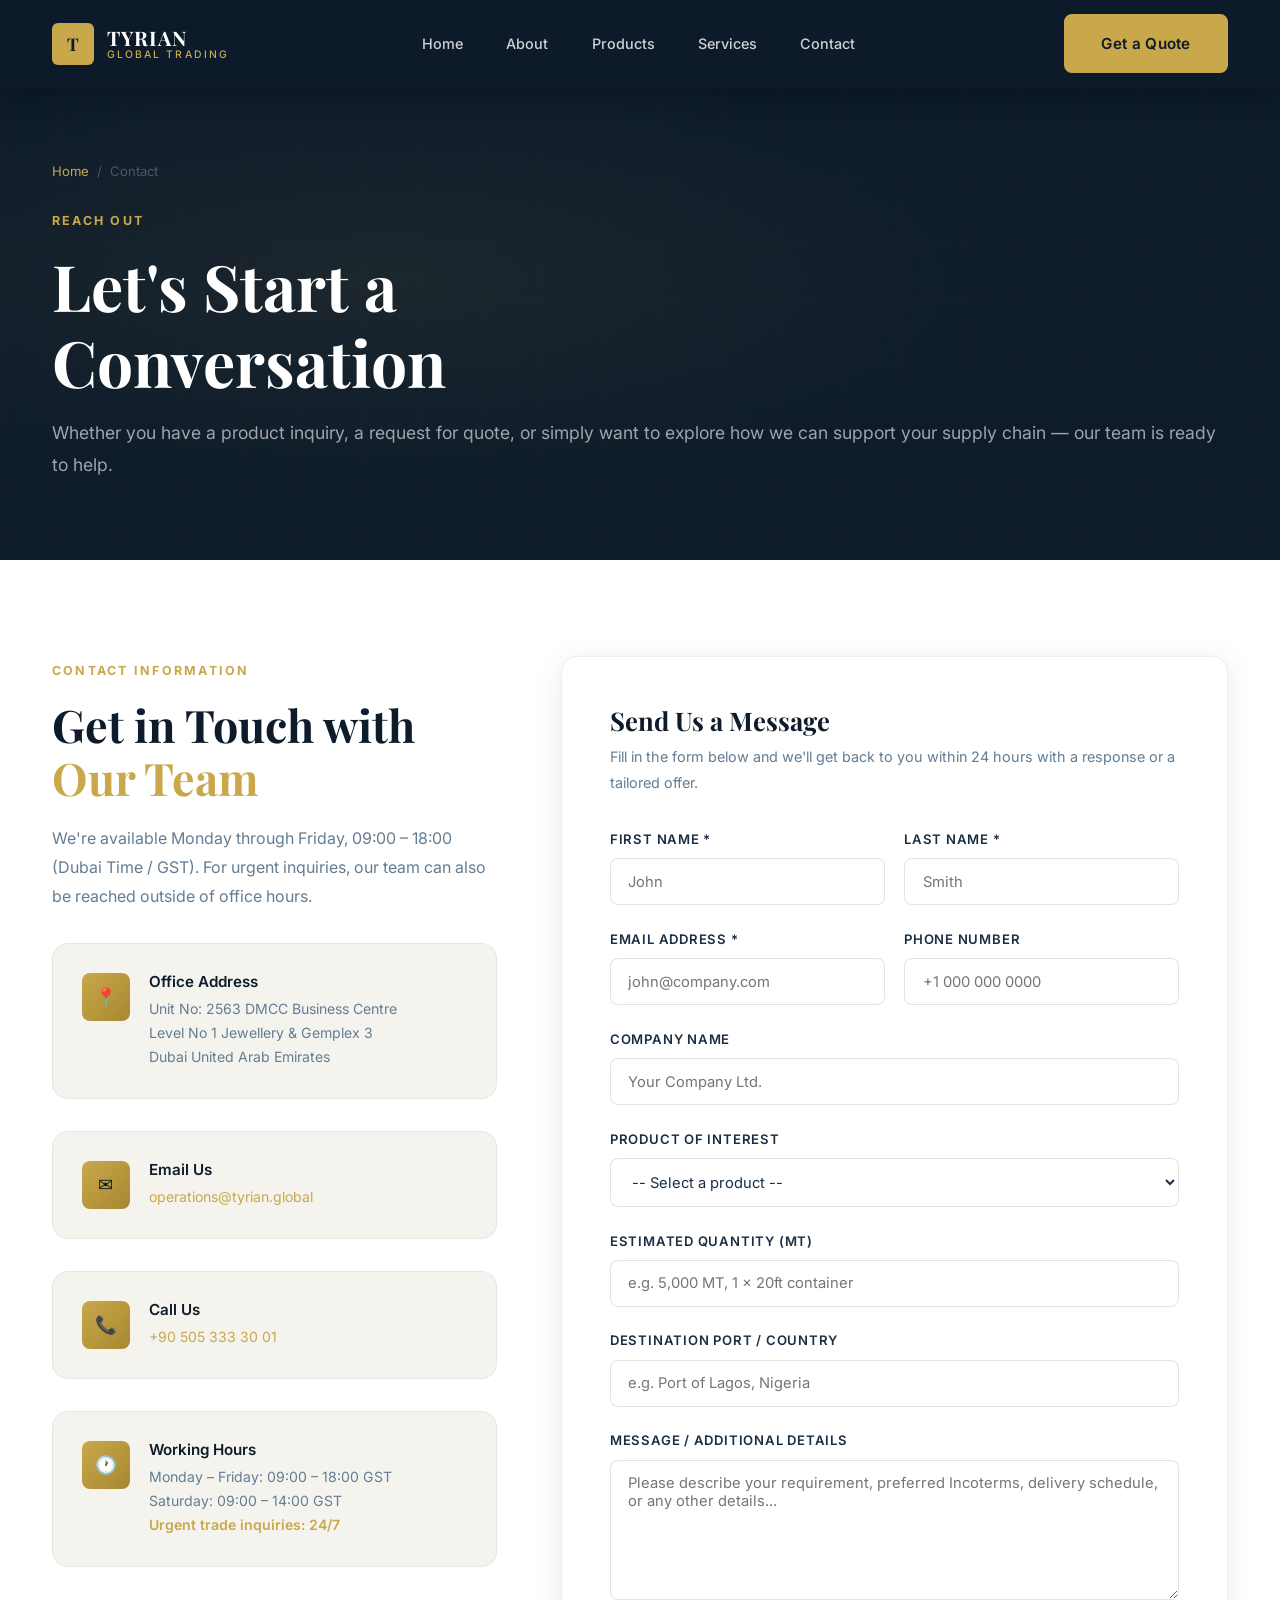
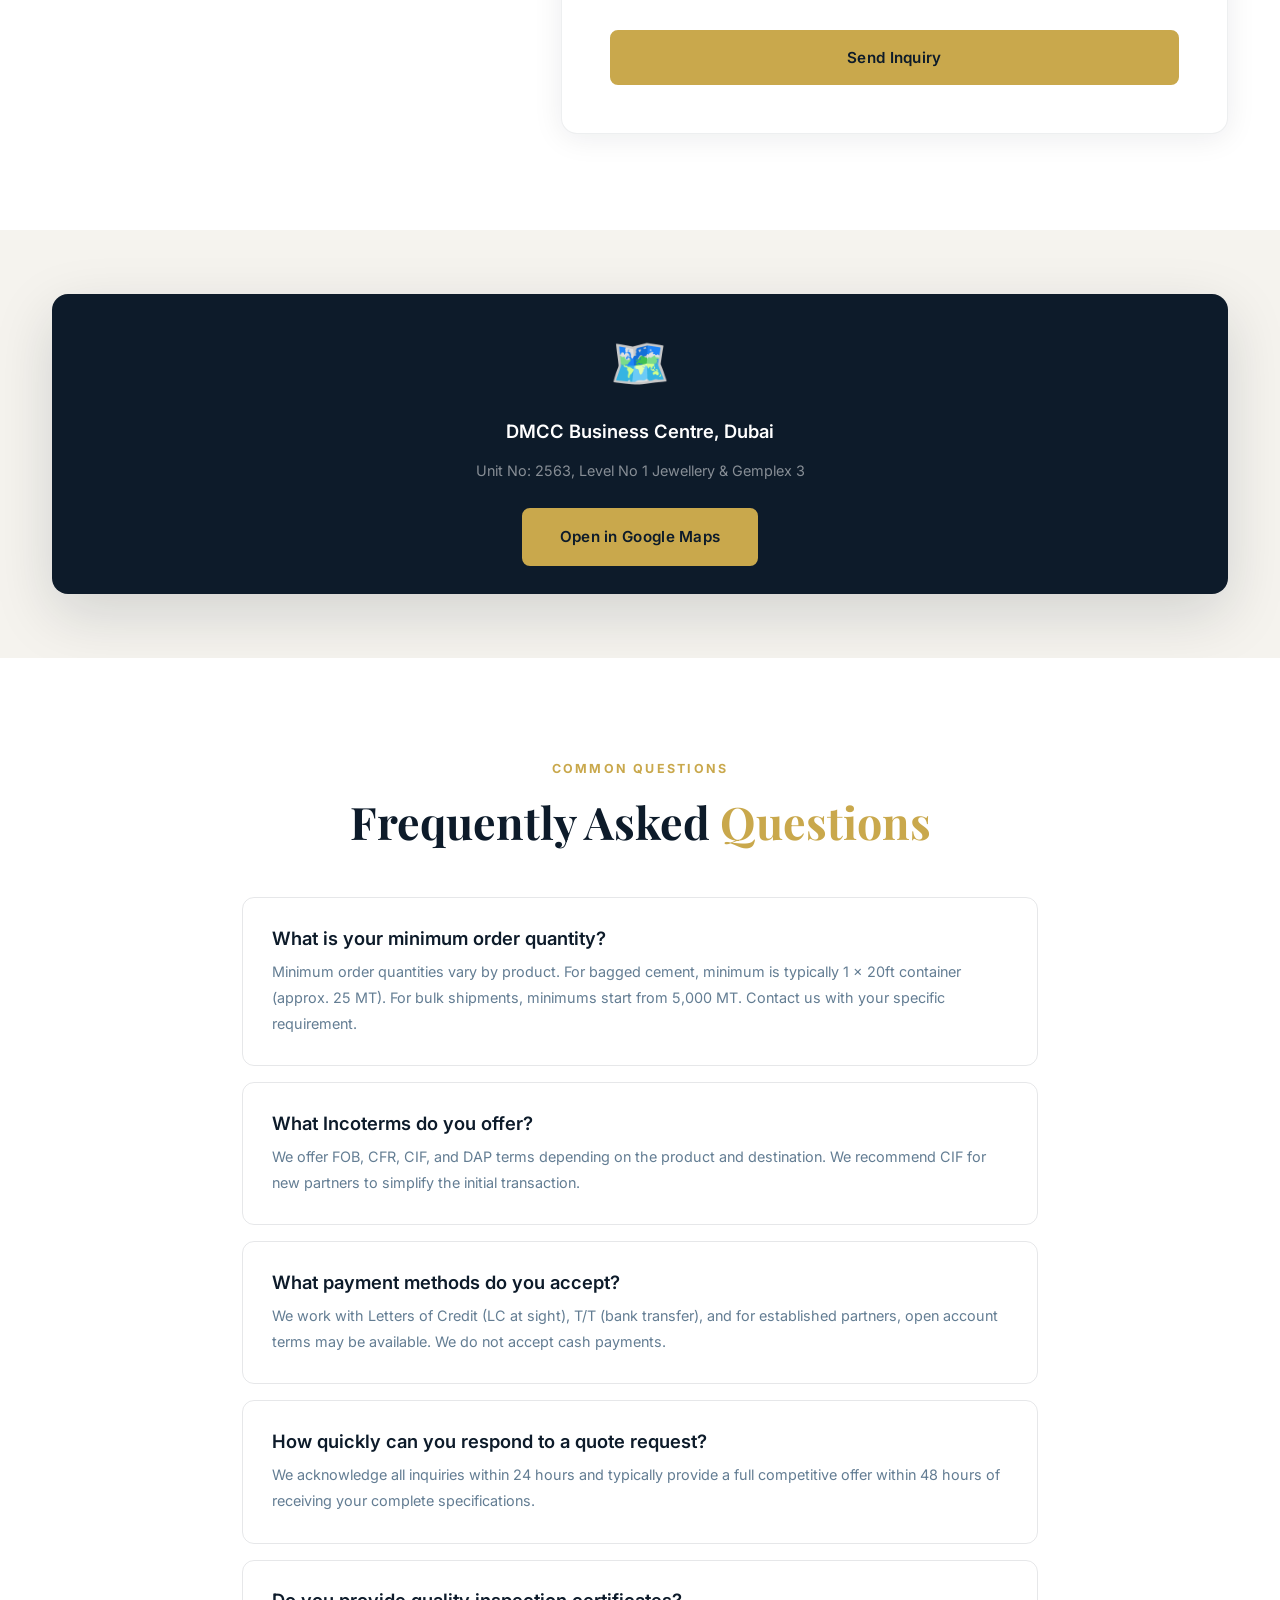
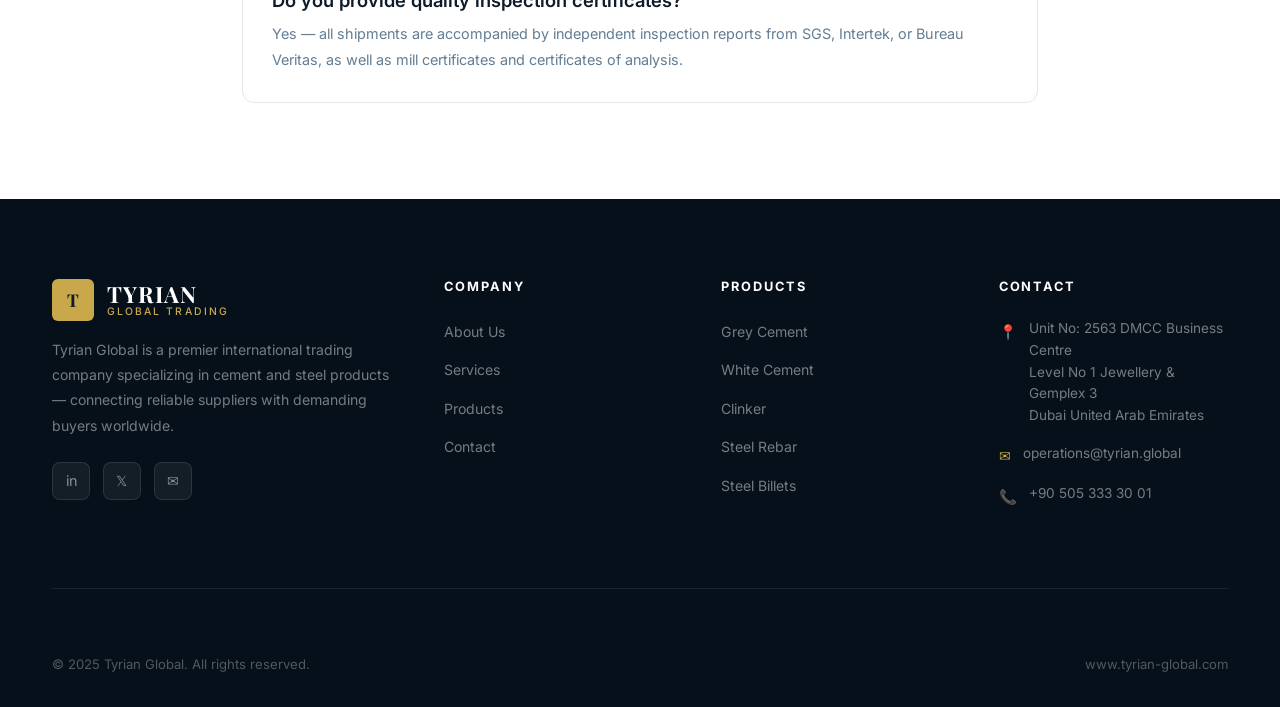
<file: tyrian-website/contact.html>
<!DOCTYPE html>
<html lang="en">
<head>
  <meta charset="UTF-8" />
  <meta name="viewport" content="width=device-width, initial-scale=1.0" />
  <title>Contact | Tyrian Global</title>
  <meta name="description" content="Get in touch with Tyrian Global for cement and steel product inquiries, quotes, and partnership opportunities." />
  <link rel="preconnect" href="https://fonts.googleapis.com" />
  <link rel="preconnect" href="https://fonts.gstatic.com" crossorigin />
  <link href="https://fonts.googleapis.com/css2?family=Playfair+Display:wght@700;800&family=Inter:wght@400;500;600;700&display=swap" rel="stylesheet" />
  <link rel="stylesheet" href="css/style.css" />
  <link rel="icon" href="data:image/svg+xml,<svg xmlns='http://www.w3.org/2000/svg' viewBox='0 0 100 100'><rect width='100' height='100' rx='14' fill='%23c9a84c'/><text y='72' font-size='64' font-family='serif' font-weight='700' fill='%230d1b2a' text-anchor='middle' x='50'>T</text></svg>" />
  <style>
    .success-msg {
      background: rgba(201,168,76,0.12);
      border: 1px solid rgba(201,168,76,0.4);
      border-radius: 8px;
      padding: 1.2rem 1.5rem;
      color: var(--accent-dark);
      font-weight: 600;
      font-size: 0.92rem;
      display: none;
      margin-top: 1rem;
    }
    .success-msg.show { display: block; }
  </style>
</head>
<body>

  <!-- ===== NAVBAR ===== -->
  <nav class="navbar scrolled" id="navbar">
    <div class="container">
      <div class="nav-inner">
        <a href="index.html" class="nav-logo">
          <div class="logo-icon">T</div>
          <div class="logo-text">
            <span class="logo-name">TYRIAN</span>
            <span class="logo-sub">Global Trading</span>
          </div>
        </a>
        <ul class="nav-menu" id="navMenu">
          <li><a href="index.html">Home</a></li>
          <li><a href="about.html">About</a></li>
          <li><a href="products.html">Products</a></li>
          <li><a href="services.html">Services</a></li>
          <li><a href="contact.html" class="active">Contact</a></li>
        </ul>
        <a href="contact.html" class="btn btn-primary nav-cta">Get a Quote</a>
        <button class="nav-toggle" id="navToggle" aria-label="Menu">
          <span></span><span></span><span></span>
        </button>
      </div>
    </div>
  </nav>

  <!-- ===== PAGE HERO ===== -->
  <div class="page-hero">
    <div class="container">
      <div class="page-hero-content">
        <div class="breadcrumb">
          <a href="index.html">Home</a>
          <span>/</span>
          <span>Contact</span>
        </div>
        <span class="section-label">Reach Out</span>
        <h1>Let's Start a<br />Conversation</h1>
        <p>Whether you have a product inquiry, a request for quote, or simply want to explore how we can support your supply chain — our team is ready to help.</p>
      </div>
    </div>
  </div>

  <!-- ===== CONTACT SECTION ===== -->
  <section class="contact-section">
    <div class="container">
      <div class="contact-grid">

        <!-- Contact Info -->
        <div class="contact-info fade-in">
          <div>
            <span class="section-label">Contact Information</span>
            <h2 class="section-title">Get in Touch with <span>Our Team</span></h2>
            <p>We're available Monday through Friday, 09:00 – 18:00 (Dubai Time / GST). For urgent inquiries, our team can also be reached outside of office hours.</p>
          </div>

          <div class="contact-info-card">
            <div class="contact-info-icon">📍</div>
            <div>
              <h4>Office Address</h4>
              <p>Unit No: 2563 DMCC Business Centre<br/>Level No 1 Jewellery &amp; Gemplex 3<br/>Dubai United Arab Emirates</p>
            </div>
          </div>

          <div class="contact-info-card">
            <div class="contact-info-icon">✉</div>
            <div>
              <h4>Email Us</h4>
              <p><a href="mailto:operations@tyrian.global">operations@tyrian.global</a></p>
            </div>
          </div>

          <div class="contact-info-card">
            <div class="contact-info-icon">📞</div>
            <div>
              <h4>Call Us</h4>
              <p><a href="tel:+905053333001">+90 505 333 30 01</a></p>
            </div>
          </div>

          <div class="contact-info-card">
            <div class="contact-info-icon">🕐</div>
            <div>
              <h4>Working Hours</h4>
              <p>Monday – Friday: 09:00 – 18:00 GST<br/>
              Saturday: 09:00 – 14:00 GST<br/>
              <span style="color:var(--accent);font-weight:600;">Urgent trade inquiries: 24/7</span></p>
            </div>
          </div>
        </div>

        <!-- Contact Form -->
        <div class="contact-form-wrap fade-in fade-in-delay-1">
          <h3>Send Us a Message</h3>
          <p class="sub">Fill in the form below and we'll get back to you within 24 hours with a response or a tailored offer.</p>

          <form id="contactForm" novalidate>
            <div class="form-row">
              <div class="form-group">
                <label for="firstName">First Name *</label>
                <input type="text" id="firstName" name="firstName" placeholder="John" required />
              </div>
              <div class="form-group">
                <label for="lastName">Last Name *</label>
                <input type="text" id="lastName" name="lastName" placeholder="Smith" required />
              </div>
            </div>
            <div class="form-row">
              <div class="form-group">
                <label for="email">Email Address *</label>
                <input type="email" id="email" name="email" placeholder="john@company.com" required />
              </div>
              <div class="form-group">
                <label for="phone">Phone Number</label>
                <input type="tel" id="phone" name="phone" placeholder="+1 000 000 0000" />
              </div>
            </div>
            <div class="form-group">
              <label for="company">Company Name</label>
              <input type="text" id="company" name="company" placeholder="Your Company Ltd." />
            </div>
            <div class="form-group">
              <label for="product">Product of Interest</label>
              <select id="product" name="product">
                <option value="">-- Select a product --</option>
                <optgroup label="Cement Products">
                  <option value="grey-cement">Grey Cement (Bagged)</option>
                  <option value="bulk-cement">Bulk Cement</option>
                  <option value="white-cement">White Cement</option>
                  <option value="clinker">Clinker</option>
                  <option value="ggbfs">GGBFS</option>
                  <option value="gbfs">GBFS (Granulated Slag)</option>
                </optgroup>
                <optgroup label="Steel &amp; Iron Products">
                  <option value="rebar">Steel Rebar (TMT)</option>
                  <option value="billets">Steel Billets</option>
                  <option value="structural">Structural Steel</option>
                  <option value="wire-rod">Wire Rod</option>
                  <option value="iron-ore">Iron Ore &amp; Pellets</option>
                  <option value="scrap">Steel Scrap</option>
                </optgroup>
                <option value="other">Other / Not Listed</option>
              </select>
            </div>
            <div class="form-group">
              <label for="quantity">Estimated Quantity (MT)</label>
              <input type="text" id="quantity" name="quantity" placeholder="e.g. 5,000 MT, 1 x 20ft container" />
            </div>
            <div class="form-group">
              <label for="destination">Destination Port / Country</label>
              <input type="text" id="destination" name="destination" placeholder="e.g. Port of Lagos, Nigeria" />
            </div>
            <div class="form-group">
              <label for="message">Message / Additional Details</label>
              <textarea id="message" name="message" placeholder="Please describe your requirement, preferred Incoterms, delivery schedule, or any other details..."></textarea>
            </div>
            <button type="submit" class="btn btn-primary" style="width:100%;justify-content:center;padding:1rem;">
              Send Inquiry
            </button>
            <div class="success-msg" id="successMsg">
              ✓ Thank you! Your inquiry has been received. Our team will contact you within 24 hours.
            </div>
          </form>
        </div>
      </div>
    </div>
  </section>

  <!-- ===== MAP PLACEHOLDER ===== -->
  <div style="background:var(--light);padding:4rem 0;">
    <div class="container">
      <div style="border-radius:16px;overflow:hidden;box-shadow:var(--shadow);background:var(--primary);height:300px;display:flex;align-items:center;justify-content:center;flex-direction:column;gap:1rem;">
        <div style="font-size:3rem;">🗺️</div>
        <h4 style="color:var(--white);">DMCC Business Centre, Dubai</h4>
        <p style="color:rgba(255,255,255,0.5);font-size:0.9rem;">Unit No: 2563, Level No 1 Jewellery &amp; Gemplex 3</p>
        <a href="https://maps.google.com/?q=Jewellery+Gemplex+3+DMCC+Dubai" target="_blank" rel="noopener" class="btn btn-primary" style="margin-top:0.5rem;">Open in Google Maps</a>
      </div>
    </div>
  </div>

  <!-- ===== FAQ ===== -->
  <section style="background:var(--white);">
    <div class="container" style="max-width:860px;">
      <div style="text-align:center;margin-bottom:3rem;" class="fade-in">
        <span class="section-label">Common Questions</span>
        <h2 class="section-title">Frequently Asked <span>Questions</span></h2>
      </div>
      <div style="display:flex;flex-direction:column;gap:1rem;" class="fade-in">
        <div style="border:1px solid rgba(13,27,42,0.1);border-radius:12px;padding:1.8rem;">
          <h4 style="color:var(--primary);margin-bottom:0.6rem;">What is your minimum order quantity?</h4>
          <p style="font-size:0.9rem;">Minimum order quantities vary by product. For bagged cement, minimum is typically 1 x 20ft container (approx. 25 MT). For bulk shipments, minimums start from 5,000 MT. Contact us with your specific requirement.</p>
        </div>
        <div style="border:1px solid rgba(13,27,42,0.1);border-radius:12px;padding:1.8rem;">
          <h4 style="color:var(--primary);margin-bottom:0.6rem;">What Incoterms do you offer?</h4>
          <p style="font-size:0.9rem;">We offer FOB, CFR, CIF, and DAP terms depending on the product and destination. We recommend CIF for new partners to simplify the initial transaction.</p>
        </div>
        <div style="border:1px solid rgba(13,27,42,0.1);border-radius:12px;padding:1.8rem;">
          <h4 style="color:var(--primary);margin-bottom:0.6rem;">What payment methods do you accept?</h4>
          <p style="font-size:0.9rem;">We work with Letters of Credit (LC at sight), T/T (bank transfer), and for established partners, open account terms may be available. We do not accept cash payments.</p>
        </div>
        <div style="border:1px solid rgba(13,27,42,0.1);border-radius:12px;padding:1.8rem;">
          <h4 style="color:var(--primary);margin-bottom:0.6rem;">How quickly can you respond to a quote request?</h4>
          <p style="font-size:0.9rem;">We acknowledge all inquiries within 24 hours and typically provide a full competitive offer within 48 hours of receiving your complete specifications.</p>
        </div>
        <div style="border:1px solid rgba(13,27,42,0.1);border-radius:12px;padding:1.8rem;">
          <h4 style="color:var(--primary);margin-bottom:0.6rem;">Do you provide quality inspection certificates?</h4>
          <p style="font-size:0.9rem;">Yes — all shipments are accompanied by independent inspection reports from SGS, Intertek, or Bureau Veritas, as well as mill certificates and certificates of analysis.</p>
        </div>
      </div>
    </div>
  </section>

  <!-- ===== FOOTER ===== -->
  <footer>
    <div class="container">
      <div class="footer-top">
        <div class="footer-brand">
          <div class="nav-logo">
            <div class="logo-icon">T</div>
            <div class="logo-text">
              <span class="logo-name">TYRIAN</span>
              <span class="logo-sub">Global Trading</span>
            </div>
          </div>
          <p>Tyrian Global is a premier international trading company specializing in cement and steel products — connecting reliable suppliers with demanding buyers worldwide.</p>
          <div class="footer-socials">
            <a href="#" class="social-link" aria-label="LinkedIn">in</a>
            <a href="#" class="social-link" aria-label="Twitter">𝕏</a>
            <a href="#" class="social-link" aria-label="Email">✉</a>
          </div>
        </div>
        <div class="footer-col">
          <h5>Company</h5>
          <ul>
            <li><a href="about.html">About Us</a></li>
            <li><a href="services.html">Services</a></li>
            <li><a href="products.html">Products</a></li>
            <li><a href="contact.html">Contact</a></li>
          </ul>
        </div>
        <div class="footer-col">
          <h5>Products</h5>
          <ul>
            <li><a href="products.html#cement">Grey Cement</a></li>
            <li><a href="products.html#cement">White Cement</a></li>
            <li><a href="products.html#cement">Clinker</a></li>
            <li><a href="products.html#steel">Steel Rebar</a></li>
            <li><a href="products.html#steel">Steel Billets</a></li>
          </ul>
        </div>
        <div class="footer-col">
          <h5>Contact</h5>
          <div class="footer-contact-item">
            <span class="icon">📍</span>
            <span>Unit No: 2563 DMCC Business Centre<br/>Level No 1 Jewellery &amp; Gemplex 3<br/>Dubai United Arab Emirates</span>
          </div>
          <div class="footer-contact-item">
            <span class="icon">✉</span>
            <span><a href="mailto:operations@tyrian.global">operations@tyrian.global</a></span>
          </div>
          <div class="footer-contact-item">
            <span class="icon">📞</span>
            <span><a href="tel:+905053333001">+90 505 333 30 01</a></span>
          </div>
        </div>
      </div>
      <div class="footer-bottom">
        <span>© 2025 Tyrian Global. All rights reserved.</span>
        <span>www.tyrian-global.com</span>
      </div>
    </div>
  </footer>

  <script src="js/main.js"></script>
  <script>
    document.getElementById('contactForm').addEventListener('submit', function(e) {
      e.preventDefault();
      const btn = this.querySelector('button[type="submit"]');
      btn.textContent = 'Sending...';
      btn.disabled = true;
      setTimeout(() => {
        document.getElementById('successMsg').classList.add('show');
        btn.textContent = 'Message Sent ✓';
        btn.style.background = 'var(--accent-dark)';
        this.reset();
      }, 1000);
    });
  </script>
</body>
</html>
</file>
<file: tyrian-website/css/style.css>
/* ============================================
   TYRIAN GLOBAL - Main Stylesheet
   www.tyrian-global.com
   ============================================ */

/* ---------- CSS Variables ---------- */
:root {
  --primary:     #0d1b2a;
  --primary-mid: #162032;
  --secondary:   #1a2e44;
  --accent:      #c9a84c;
  --accent-light:#e0c46e;
  --accent-dark: #a8882f;
  --white:       #ffffff;
  --light:       #f5f3ee;
  --gray:        #9aabb8;
  --dark-gray:   #3d5166;
  --text:        #1a2e44;
  --text-light:  #637d93;
  --border:      rgba(201,168,76,0.2);
  --shadow:      0 20px 60px rgba(13,27,42,0.15);
  --shadow-lg:   0 40px 100px rgba(13,27,42,0.25);
  --transition:  0.35s cubic-bezier(0.4,0,0.2,1);
  --radius:      8px;
  --radius-lg:   16px;
}

/* ---------- Reset & Base ---------- */
*, *::before, *::after { box-sizing: border-box; margin: 0; padding: 0; }

html { scroll-behavior: smooth; font-size: 16px; }

body {
  font-family: 'Inter', sans-serif;
  color: var(--text);
  background: var(--white);
  line-height: 1.7;
  overflow-x: hidden;
}

img { max-width: 100%; display: block; }
a  { text-decoration: none; color: inherit; }
ul { list-style: none; }

/* ---------- Typography ---------- */
h1,h2,h3,h4,h5 { font-family: 'Playfair Display', serif; font-weight: 700; line-height: 1.2; }
h1 { font-size: clamp(2.4rem, 5vw, 4rem); }
h2 { font-size: clamp(1.9rem, 3.5vw, 2.8rem); }
h3 { font-size: clamp(1.3rem, 2vw, 1.6rem); }
h4 { font-size: 1.15rem; font-family: 'Inter', sans-serif; font-weight: 600; }

p { color: var(--text-light); line-height: 1.8; }

.section-label {
  display: inline-block;
  font-size: 0.78rem;
  font-weight: 700;
  letter-spacing: 0.18em;
  text-transform: uppercase;
  color: var(--accent);
  margin-bottom: 1rem;
}

.section-title {
  color: var(--primary);
  margin-bottom: 1.2rem;
}

.section-title span { color: var(--accent); }

.section-desc {
  font-size: 1.05rem;
  max-width: 600px;
  color: var(--text-light);
}

/* ---------- Layout ---------- */
.container {
  max-width: 1240px;
  margin: 0 auto;
  padding: 0 2rem;
}

section { padding: 6rem 0; }

.grid-2 { display: grid; grid-template-columns: 1fr 1fr; gap: 4rem; align-items: center; }
.grid-3 { display: grid; grid-template-columns: repeat(3, 1fr); gap: 2rem; }
.grid-4 { display: grid; grid-template-columns: repeat(4, 1fr); gap: 2rem; }

/* ---------- Buttons ---------- */
.btn {
  display: inline-flex;
  align-items: center;
  gap: 0.6rem;
  padding: 0.9rem 2.2rem;
  border-radius: var(--radius);
  font-weight: 600;
  font-size: 0.95rem;
  letter-spacing: 0.02em;
  transition: all var(--transition);
  cursor: pointer;
  border: 2px solid transparent;
  font-family: 'Inter', sans-serif;
}

.btn-primary {
  background: var(--accent);
  color: var(--primary);
  border-color: var(--accent);
}
.btn-primary:hover {
  background: var(--accent-light);
  border-color: var(--accent-light);
  transform: translateY(-2px);
  box-shadow: 0 8px 25px rgba(201,168,76,0.35);
}

.btn-outline {
  background: transparent;
  color: var(--white);
  border-color: rgba(255,255,255,0.5);
}
.btn-outline:hover {
  border-color: var(--accent);
  color: var(--accent);
  transform: translateY(-2px);
}

.btn-dark {
  background: var(--primary);
  color: var(--white);
  border-color: var(--primary);
}
.btn-dark:hover {
  background: var(--secondary);
  transform: translateY(-2px);
  box-shadow: var(--shadow);
}

/* ============================================
   NAVIGATION
   ============================================ */
.navbar {
  position: fixed;
  top: 0; left: 0; right: 0;
  z-index: 1000;
  padding: 1.4rem 0;
  transition: all var(--transition);
}

.navbar.scrolled {
  background: rgba(13,27,42,0.97);
  backdrop-filter: blur(20px);
  padding: 0.9rem 0;
  box-shadow: 0 4px 30px rgba(0,0,0,0.3);
}

.nav-inner {
  display: flex;
  align-items: center;
  justify-content: space-between;
}

/* Logo */
.nav-logo {
  display: flex;
  align-items: center;
  gap: 0.8rem;
}
.logo-icon {
  width: 42px; height: 42px;
  background: var(--accent);
  border-radius: 6px;
  display: flex; align-items: center; justify-content: center;
  font-family: 'Playfair Display', serif;
  font-weight: 700;
  font-size: 1.1rem;
  color: var(--primary);
  letter-spacing: -0.02em;
}
.logo-text { display: flex; flex-direction: column; line-height: 1.1; }
.logo-name {
  font-family: 'Playfair Display', serif;
  font-size: 1.25rem;
  font-weight: 700;
  color: var(--white);
  letter-spacing: 0.05em;
}
.logo-sub {
  font-size: 0.65rem;
  letter-spacing: 0.2em;
  color: var(--accent);
  text-transform: uppercase;
  font-weight: 500;
}

/* Nav Menu */
.nav-menu {
  display: flex;
  align-items: center;
  gap: 0.5rem;
}
.nav-menu a {
  padding: 0.5rem 1.1rem;
  font-size: 0.9rem;
  font-weight: 500;
  color: rgba(255,255,255,0.8);
  border-radius: var(--radius);
  transition: all var(--transition);
  position: relative;
}
.nav-menu a::after {
  content: '';
  position: absolute;
  bottom: 0; left: 50%; transform: translateX(-50%);
  width: 0; height: 2px;
  background: var(--accent);
  transition: width var(--transition);
  border-radius: 2px;
}
.nav-menu a:hover { color: var(--white); }
.nav-menu a:hover::after,
.nav-menu a.active::after { width: 60%; }
.nav-menu a.active { color: var(--white); }

.nav-cta { margin-left: 1rem; }

/* Hamburger */
.nav-toggle {
  display: none;
  flex-direction: column;
  gap: 5px;
  cursor: pointer;
  padding: 6px;
}
.nav-toggle span {
  display: block;
  width: 24px; height: 2px;
  background: var(--white);
  border-radius: 2px;
  transition: all var(--transition);
}

/* ============================================
   HERO
   ============================================ */
.hero {
  min-height: 100vh;
  background: var(--primary);
  display: flex;
  align-items: center;
  position: relative;
  overflow: hidden;
}

.hero-bg {
  position: absolute;
  inset: 0;
  background:
    linear-gradient(135deg, rgba(13,27,42,0.92) 0%, rgba(22,46,68,0.85) 50%, rgba(13,27,42,0.95) 100%),
    url('https://images.unsplash.com/photo-1504307651254-35680f356dfd?w=1600&q=80') center/cover no-repeat;
}

.hero-pattern {
  position: absolute;
  inset: 0;
  background-image:
    radial-gradient(circle at 20% 50%, rgba(201,168,76,0.08) 0%, transparent 50%),
    radial-gradient(circle at 80% 20%, rgba(201,168,76,0.06) 0%, transparent 40%),
    linear-gradient(rgba(201,168,76,0.03) 1px, transparent 1px),
    linear-gradient(90deg, rgba(201,168,76,0.03) 1px, transparent 1px);
  background-size: auto, auto, 60px 60px, 60px 60px;
}

.hero-content {
  position: relative;
  z-index: 2;
  max-width: 750px;
}

.hero-badge {
  display: inline-flex;
  align-items: center;
  gap: 0.6rem;
  background: rgba(201,168,76,0.12);
  border: 1px solid rgba(201,168,76,0.3);
  border-radius: 50px;
  padding: 0.45rem 1.2rem;
  font-size: 0.78rem;
  font-weight: 600;
  letter-spacing: 0.15em;
  text-transform: uppercase;
  color: var(--accent);
  margin-bottom: 2rem;
}
.hero-badge::before {
  content: '';
  width: 6px; height: 6px;
  background: var(--accent);
  border-radius: 50%;
  animation: pulse 2s infinite;
}

@keyframes pulse {
  0%,100% { opacity: 1; transform: scale(1); }
  50% { opacity: 0.5; transform: scale(1.4); }
}

.hero h1 {
  color: var(--white);
  margin-bottom: 1.5rem;
}
.hero h1 em {
  font-style: normal;
  color: var(--accent);
}

.hero-desc {
  font-size: 1.15rem;
  color: rgba(255,255,255,0.7);
  margin-bottom: 2.5rem;
  max-width: 580px;
  line-height: 1.8;
}

.hero-actions { display: flex; gap: 1rem; flex-wrap: wrap; margin-bottom: 4rem; }

.hero-stats {
  display: flex;
  gap: 3rem;
  border-top: 1px solid rgba(255,255,255,0.1);
  padding-top: 2.5rem;
}
.hero-stat-num {
  font-family: 'Playfair Display', serif;
  font-size: 2rem;
  font-weight: 700;
  color: var(--accent);
  line-height: 1;
}
.hero-stat-label {
  font-size: 0.8rem;
  color: rgba(255,255,255,0.5);
  margin-top: 0.3rem;
  text-transform: uppercase;
  letter-spacing: 0.08em;
}

.hero-scroll {
  position: absolute;
  bottom: 2.5rem;
  left: 50%;
  transform: translateX(-50%);
  display: flex;
  flex-direction: column;
  align-items: center;
  gap: 0.5rem;
  color: rgba(255,255,255,0.4);
  font-size: 0.75rem;
  letter-spacing: 0.1em;
  text-transform: uppercase;
  z-index: 2;
}
.scroll-line {
  width: 1px;
  height: 50px;
  background: linear-gradient(to bottom, var(--accent), transparent);
  animation: scrollLine 1.5s ease-in-out infinite;
}
@keyframes scrollLine {
  0% { transform: scaleY(0); transform-origin: top; }
  50% { transform: scaleY(1); transform-origin: top; }
  51% { transform: scaleY(1); transform-origin: bottom; }
  100% { transform: scaleY(0); transform-origin: bottom; }
}

/* ============================================
   ABOUT SECTION (Homepage)
   ============================================ */
.about-home { background: var(--white); }

.about-img-wrap {
  position: relative;
}
.about-img-main {
  border-radius: var(--radius-lg);
  overflow: hidden;
  box-shadow: var(--shadow-lg);
}
.about-img-main img {
  width: 100%;
  height: 500px;
  object-fit: cover;
}
.about-img-badge {
  position: absolute;
  bottom: -1.5rem;
  right: -1.5rem;
  background: var(--accent);
  color: var(--primary);
  border-radius: var(--radius-lg);
  padding: 1.5rem 2rem;
  box-shadow: var(--shadow);
  text-align: center;
}
.about-img-badge .num {
  font-family: 'Playfair Display', serif;
  font-size: 2.5rem;
  font-weight: 700;
  line-height: 1;
  color: var(--primary);
}
.about-img-badge .lbl {
  font-size: 0.75rem;
  font-weight: 600;
  text-transform: uppercase;
  letter-spacing: 0.1em;
  color: rgba(13,27,42,0.75);
  margin-top: 0.3rem;
}

.about-features { display: flex; flex-direction: column; gap: 1.2rem; margin-top: 2rem; }
.about-feature {
  display: flex;
  gap: 1rem;
  align-items: flex-start;
}
.about-feature-icon {
  width: 44px; height: 44px; flex-shrink: 0;
  background: rgba(201,168,76,0.1);
  border-radius: var(--radius);
  display: flex; align-items: center; justify-content: center;
  color: var(--accent);
  font-size: 1.1rem;
}
.about-feature h4 { margin-bottom: 0.2rem; color: var(--primary); }
.about-feature p { font-size: 0.9rem; }

/* ============================================
   PRODUCTS SECTION
   ============================================ */
.products-section { background: var(--light); }

.products-header {
  text-align: center;
  margin-bottom: 4rem;
}
.products-header .section-desc { margin: 0 auto; }

.product-card {
  background: var(--white);
  border-radius: var(--radius-lg);
  overflow: hidden;
  box-shadow: 0 4px 20px rgba(13,27,42,0.07);
  transition: all var(--transition);
  border: 1px solid rgba(13,27,42,0.05);
}
.product-card:hover {
  transform: translateY(-8px);
  box-shadow: var(--shadow);
  border-color: rgba(201,168,76,0.2);
}

.product-img {
  height: 200px;
  overflow: hidden;
  position: relative;
}
.product-img img {
  width: 100%;
  height: 100%;
  object-fit: cover;
  transition: transform 0.6s ease;
}
.product-card:hover .product-img img { transform: scale(1.07); }

.product-category {
  position: absolute;
  top: 1rem; left: 1rem;
  background: rgba(13,27,42,0.75);
  backdrop-filter: blur(8px);
  color: var(--accent);
  font-size: 0.7rem;
  font-weight: 700;
  letter-spacing: 0.12em;
  text-transform: uppercase;
  padding: 0.3rem 0.8rem;
  border-radius: 50px;
  border: 1px solid rgba(201,168,76,0.2);
}

.product-body { padding: 1.5rem; }
.product-body h3 { font-size: 1.15rem; color: var(--primary); margin-bottom: 0.6rem; }
.product-body p { font-size: 0.88rem; line-height: 1.7; margin-bottom: 1.2rem; }

.product-specs { display: flex; flex-wrap: wrap; gap: 0.4rem; }
.spec-tag {
  background: rgba(201,168,76,0.08);
  border: 1px solid rgba(201,168,76,0.2);
  color: var(--accent-dark);
  font-size: 0.72rem;
  font-weight: 600;
  padding: 0.25rem 0.7rem;
  border-radius: 50px;
}

/* Products Grid */
.products-grid {
  display: grid;
  grid-template-columns: repeat(3, 1fr);
  gap: 1.8rem;
}

.products-cta { text-align: center; margin-top: 3rem; }

/* ============================================
   SERVICES SECTION
   ============================================ */
.services-section { background: var(--primary); }
.services-section .section-title { color: var(--white); }
.services-section .section-desc { color: rgba(255,255,255,0.6); }

.services-header { margin-bottom: 4rem; }

.service-card {
  background: rgba(255,255,255,0.04);
  border: 1px solid rgba(255,255,255,0.08);
  border-radius: var(--radius-lg);
  padding: 2.2rem;
  transition: all var(--transition);
  position: relative;
  overflow: hidden;
}
.service-card::before {
  content: '';
  position: absolute;
  top: 0; left: 0; right: 0;
  height: 3px;
  background: var(--accent);
  transform: scaleX(0);
  transition: transform var(--transition);
}
.service-card:hover {
  background: rgba(255,255,255,0.07);
  border-color: rgba(201,168,76,0.2);
  transform: translateY(-4px);
}
.service-card:hover::before { transform: scaleX(1); }

.service-icon {
  width: 56px; height: 56px;
  background: rgba(201,168,76,0.12);
  border-radius: var(--radius);
  display: flex; align-items: center; justify-content: center;
  font-size: 1.5rem;
  margin-bottom: 1.5rem;
  border: 1px solid rgba(201,168,76,0.2);
}

.service-card h3 { color: var(--white); margin-bottom: 0.8rem; font-size: 1.2rem; }
.service-card p { color: rgba(255,255,255,0.55); font-size: 0.9rem; }

/* ============================================
   STATS / WHY US
   ============================================ */
.stats-section {
  background: var(--accent);
  padding: 4rem 0;
}

.stats-grid {
  display: grid;
  grid-template-columns: repeat(4, 1fr);
  gap: 2rem;
  text-align: center;
}
.stat-item { padding: 1rem; }
.stat-num {
  font-family: 'Playfair Display', serif;
  font-size: 3rem;
  font-weight: 700;
  color: var(--primary);
  line-height: 1;
}
.stat-suffix { font-size: 1.8rem; }
.stat-label {
  font-size: 0.85rem;
  font-weight: 600;
  color: rgba(13,27,42,0.65);
  text-transform: uppercase;
  letter-spacing: 0.1em;
  margin-top: 0.5rem;
}

/* ============================================
   WHY US
   ============================================ */
.why-section { background: var(--white); }
.why-grid { display: grid; grid-template-columns: repeat(2, 1fr); gap: 1.5rem; }

.why-card {
  display: flex;
  gap: 1.2rem;
  padding: 1.8rem;
  border: 1px solid rgba(13,27,42,0.08);
  border-radius: var(--radius-lg);
  transition: all var(--transition);
}
.why-card:hover {
  border-color: rgba(201,168,76,0.3);
  box-shadow: 0 8px 30px rgba(13,27,42,0.08);
}
.why-icon {
  width: 48px; height: 48px; flex-shrink: 0;
  background: linear-gradient(135deg, var(--accent), var(--accent-dark));
  border-radius: var(--radius);
  display: flex; align-items: center; justify-content: center;
  font-size: 1.2rem;
  color: var(--primary);
}
.why-card h4 { color: var(--primary); margin-bottom: 0.4rem; }
.why-card p { font-size: 0.88rem; }

/* ============================================
   CTA SECTION
   ============================================ */
.cta-section {
  background: var(--primary-mid);
  position: relative;
  overflow: hidden;
  padding: 5rem 0;
}
.cta-section::before {
  content: '';
  position: absolute;
  inset: 0;
  background: radial-gradient(ellipse at 70% 50%, rgba(201,168,76,0.1) 0%, transparent 65%);
}
.cta-inner {
  position: relative;
  text-align: center;
  max-width: 700px;
  margin: 0 auto;
}
.cta-inner h2 { color: var(--white); margin-bottom: 1rem; }
.cta-inner p { color: rgba(255,255,255,0.6); margin-bottom: 2.5rem; font-size: 1.05rem; }
.cta-actions { display: flex; justify-content: center; gap: 1rem; flex-wrap: wrap; }

/* ============================================
   FOOTER
   ============================================ */
footer {
  background: #06101a;
  color: rgba(255,255,255,0.6);
  padding: 5rem 0 2rem;
}

.footer-top {
  display: grid;
  grid-template-columns: 1.5fr 1fr 1fr 1fr;
  gap: 3rem;
  margin-bottom: 4rem;
  padding-bottom: 4rem;
  border-bottom: 1px solid rgba(255,255,255,0.08);
}

.footer-brand .logo-name { font-size: 1.4rem; }
.footer-brand p {
  margin-top: 1rem;
  font-size: 0.88rem;
  color: rgba(255,255,255,0.45);
  line-height: 1.8;
}

.footer-socials {
  display: flex;
  gap: 0.8rem;
  margin-top: 1.5rem;
}
.social-link {
  width: 38px; height: 38px;
  border-radius: var(--radius);
  background: rgba(255,255,255,0.06);
  border: 1px solid rgba(255,255,255,0.1);
  display: flex; align-items: center; justify-content: center;
  font-size: 0.9rem;
  color: rgba(255,255,255,0.5);
  transition: all var(--transition);
}
.social-link:hover {
  background: var(--accent);
  border-color: var(--accent);
  color: var(--primary);
}

.footer-col h5 {
  font-family: 'Inter', sans-serif;
  font-size: 0.8rem;
  font-weight: 700;
  letter-spacing: 0.15em;
  text-transform: uppercase;
  color: var(--white);
  margin-bottom: 1.5rem;
}
.footer-col ul { display: flex; flex-direction: column; gap: 0.7rem; }
.footer-col ul li a {
  font-size: 0.88rem;
  color: rgba(255,255,255,0.45);
  transition: color var(--transition);
}
.footer-col ul li a:hover { color: var(--accent); }

.footer-contact-item {
  display: flex;
  gap: 0.8rem;
  margin-bottom: 1rem;
  align-items: flex-start;
}
.footer-contact-item .icon {
  color: var(--accent);
  font-size: 0.9rem;
  margin-top: 0.1rem;
}
.footer-contact-item span {
  font-size: 0.85rem;
  color: rgba(255,255,255,0.45);
  line-height: 1.6;
}

.footer-bottom {
  display: flex;
  justify-content: space-between;
  align-items: center;
  font-size: 0.82rem;
  color: rgba(255,255,255,0.3);
}

/* ============================================
   PAGE HERO (inner pages)
   ============================================ */
.page-hero {
  background: var(--primary);
  padding: 10rem 0 5rem;
  position: relative;
  overflow: hidden;
}
.page-hero::before {
  content: '';
  position: absolute;
  inset: 0;
  background:
    radial-gradient(ellipse at 30% 50%, rgba(201,168,76,0.08) 0%, transparent 55%),
    linear-gradient(rgba(201,168,76,0.025) 1px, transparent 1px),
    linear-gradient(90deg, rgba(201,168,76,0.025) 1px, transparent 1px);
  background-size: auto, 60px 60px, 60px 60px;
}
.page-hero-content { position: relative; }
.page-hero h1 { color: var(--white); }
.page-hero p { color: rgba(255,255,255,0.6); margin-top: 1rem; font-size: 1.1rem; }
.breadcrumb {
  display: flex;
  align-items: center;
  gap: 0.5rem;
  margin-bottom: 1.5rem;
  font-size: 0.82rem;
  color: rgba(255,255,255,0.4);
}
.breadcrumb a { color: var(--accent); }
.breadcrumb span { color: rgba(255,255,255,0.25); }

/* ============================================
   ABOUT PAGE
   ============================================ */
.mission-vision {
  display: grid;
  grid-template-columns: 1fr 1fr;
  gap: 2rem;
  margin-top: 3rem;
}
.mv-card {
  background: var(--light);
  border-radius: var(--radius-lg);
  padding: 2.5rem;
  border-left: 4px solid var(--accent);
}
.mv-card h3 { color: var(--primary); margin-bottom: 1rem; }
.mv-card p { font-size: 0.95rem; }

.values-grid { display: grid; grid-template-columns: repeat(3, 1fr); gap: 1.5rem; margin-top: 3rem; }
.value-card {
  text-align: center;
  padding: 2.5rem 2rem;
  background: var(--white);
  border: 1px solid rgba(13,27,42,0.08);
  border-radius: var(--radius-lg);
  transition: all var(--transition);
}
.value-card:hover {
  border-color: var(--accent);
  transform: translateY(-4px);
  box-shadow: var(--shadow);
}
.value-icon {
  width: 60px; height: 60px;
  background: linear-gradient(135deg, var(--accent), var(--accent-dark));
  border-radius: 50%;
  display: flex; align-items: center; justify-content: center;
  font-size: 1.4rem;
  color: var(--primary);
  margin: 0 auto 1.5rem;
}
.value-card h4 { color: var(--primary); margin-bottom: 0.6rem; }
.value-card p { font-size: 0.88rem; }

/* ============================================
   PRODUCTS PAGE
   ============================================ */
.products-page-section { background: var(--white); }

.category-section { margin-bottom: 5rem; }
.category-header {
  display: flex;
  align-items: center;
  gap: 1.2rem;
  margin-bottom: 2.5rem;
  padding-bottom: 1.5rem;
  border-bottom: 2px solid var(--light);
}
.category-icon {
  width: 52px; height: 52px;
  background: var(--primary);
  border-radius: var(--radius);
  display: flex; align-items: center; justify-content: center;
  font-size: 1.3rem;
  color: var(--accent);
  flex-shrink: 0;
}
.category-header h2 { font-size: 2rem; color: var(--primary); }

.product-detail-card {
  background: var(--white);
  border: 1px solid rgba(13,27,42,0.08);
  border-radius: var(--radius-lg);
  overflow: hidden;
  transition: all var(--transition);
}
.product-detail-card:hover {
  box-shadow: var(--shadow);
  border-color: rgba(201,168,76,0.2);
  transform: translateY(-4px);
}
.product-detail-img {
  height: 220px;
  overflow: hidden;
}
.product-detail-img img {
  width: 100%; height: 100%;
  object-fit: cover;
  transition: transform 0.6s ease;
}
.product-detail-card:hover .product-detail-img img { transform: scale(1.05); }

.product-detail-body { padding: 1.8rem; }
.product-detail-body h3 { color: var(--primary); margin-bottom: 0.8rem; font-size: 1.2rem; }
.product-detail-body p { font-size: 0.9rem; line-height: 1.75; margin-bottom: 1.2rem; }

.specs-list { margin-top: 1rem; }
.specs-list h5 {
  font-size: 0.75rem;
  text-transform: uppercase;
  letter-spacing: 0.12em;
  color: var(--text-light);
  margin-bottom: 0.7rem;
  font-weight: 600;
}
.specs-tags { display: flex; flex-wrap: wrap; gap: 0.4rem; }

/* ============================================
   SERVICES PAGE
   ============================================ */
.services-page { background: var(--white); }
.service-detail {
  display: grid;
  grid-template-columns: 1fr 1fr;
  gap: 4rem;
  align-items: center;
  margin-bottom: 5rem;
  padding-bottom: 5rem;
  border-bottom: 1px solid rgba(13,27,42,0.07);
}
.service-detail:last-child { border-bottom: none; margin-bottom: 0; }
.service-detail.reverse { direction: rtl; }
.service-detail.reverse > * { direction: ltr; }

.service-detail-img {
  border-radius: var(--radius-lg);
  overflow: hidden;
  box-shadow: var(--shadow);
}
.service-detail-img img { width: 100%; height: 380px; object-fit: cover; }

.service-detail-content .section-label { display: block; }
.service-detail-content h2 { color: var(--primary); margin-bottom: 1.2rem; }
.service-detail-content p { margin-bottom: 1.2rem; }
.service-detail-content ul {
  display: flex;
  flex-direction: column;
  gap: 0.7rem;
  margin-top: 1rem;
}
.service-detail-content ul li {
  display: flex;
  align-items: flex-start;
  gap: 0.7rem;
  font-size: 0.92rem;
  color: var(--text-light);
}
.service-detail-content ul li::before {
  content: '✓';
  color: var(--accent);
  font-weight: 700;
  flex-shrink: 0;
  margin-top: 0.05rem;
}

/* ============================================
   CONTACT PAGE
   ============================================ */
.contact-section { background: var(--white); }

.contact-grid {
  display: grid;
  grid-template-columns: 1fr 1.5fr;
  gap: 4rem;
}

.contact-info { display: flex; flex-direction: column; gap: 2rem; }

.contact-info-card {
  display: flex;
  gap: 1.2rem;
  padding: 1.8rem;
  background: var(--light);
  border-radius: var(--radius-lg);
  border: 1px solid rgba(13,27,42,0.06);
}
.contact-info-icon {
  width: 48px; height: 48px; flex-shrink: 0;
  background: linear-gradient(135deg, var(--accent), var(--accent-dark));
  border-radius: var(--radius);
  display: flex; align-items: center; justify-content: center;
  font-size: 1.1rem;
  color: var(--primary);
}
.contact-info-card h4 { color: var(--primary); margin-bottom: 0.4rem; font-size: 0.95rem; }
.contact-info-card p { font-size: 0.88rem; line-height: 1.7; }
.contact-info-card a { color: var(--accent); }

/* Form */
.contact-form-wrap {
  background: var(--white);
  border-radius: var(--radius-lg);
  padding: 3rem;
  box-shadow: 0 4px 30px rgba(13,27,42,0.08);
  border: 1px solid rgba(13,27,42,0.07);
}
.contact-form-wrap h3 { color: var(--primary); margin-bottom: 0.5rem; }
.contact-form-wrap .sub { font-size: 0.9rem; color: var(--text-light); margin-bottom: 2rem; }

.form-row { display: grid; grid-template-columns: 1fr 1fr; gap: 1.2rem; }
.form-group { margin-bottom: 1.4rem; }
.form-group label {
  display: block;
  font-size: 0.82rem;
  font-weight: 600;
  color: var(--text);
  margin-bottom: 0.5rem;
  text-transform: uppercase;
  letter-spacing: 0.06em;
}
.form-group input,
.form-group select,
.form-group textarea {
  width: 100%;
  padding: 0.85rem 1.1rem;
  border: 1.5px solid rgba(13,27,42,0.12);
  border-radius: var(--radius);
  font-family: 'Inter', sans-serif;
  font-size: 0.92rem;
  color: var(--text);
  background: var(--white);
  transition: border-color var(--transition), box-shadow var(--transition);
  outline: none;
}
.form-group input:focus,
.form-group select:focus,
.form-group textarea:focus {
  border-color: var(--accent);
  box-shadow: 0 0 0 3px rgba(201,168,76,0.12);
}
.form-group textarea { resize: vertical; min-height: 140px; }

/* ============================================
   ANIMATIONS
   ============================================ */
.fade-in {
  opacity: 0;
  transform: translateY(30px);
  transition: opacity 0.7s ease, transform 0.7s ease;
}
.fade-in.visible {
  opacity: 1;
  transform: translateY(0);
}
.fade-in-delay-1 { transition-delay: 0.1s; }
.fade-in-delay-2 { transition-delay: 0.2s; }
.fade-in-delay-3 { transition-delay: 0.3s; }

/* ============================================
   RESPONSIVE
   ============================================ */
@media (max-width: 1100px) {
  .footer-top { grid-template-columns: 1fr 1fr; }
  .products-grid { grid-template-columns: repeat(2, 1fr); }
  .stats-grid { grid-template-columns: repeat(2, 1fr); gap: 2rem; }
}

@media (max-width: 900px) {
  .grid-2, .mission-vision, .service-detail, .contact-grid { grid-template-columns: 1fr; }
  .service-detail.reverse { direction: ltr; }
  .service-detail-img img { height: 280px; }
  .grid-3, .values-grid { grid-template-columns: repeat(2, 1fr); }
  .about-img-badge { bottom: 1rem; right: 1rem; }
  .footer-top { grid-template-columns: 1fr; }
  .footer-bottom { flex-direction: column; gap: 0.5rem; text-align: center; }
}

@media (max-width: 768px) {
  section { padding: 4rem 0; }
  .nav-menu, .nav-cta { display: none; }
  .nav-toggle { display: flex; }
  .nav-menu.open {
    display: flex;
    flex-direction: column;
    position: fixed;
    top: 0; left: 0; right: 0; bottom: 0;
    background: var(--primary);
    z-index: 999;
    justify-content: center;
    align-items: center;
    gap: 1.5rem;
  }
  .nav-menu.open a { font-size: 1.3rem; }
  .hero-stats { flex-direction: column; gap: 1.5rem; }
  .grid-3, .values-grid, .why-grid { grid-template-columns: 1fr; }
  .products-grid { grid-template-columns: 1fr; }
  .stats-grid { grid-template-columns: repeat(2, 1fr); }
  .form-row { grid-template-columns: 1fr; }
  .contact-form-wrap { padding: 2rem 1.5rem; }
}

@media (max-width: 480px) {
  .container { padding: 0 1.2rem; }
  .hero-actions { flex-direction: column; }
  .cta-actions { flex-direction: column; align-items: center; }
  .stats-grid { grid-template-columns: 1fr 1fr; }
}
</file>
